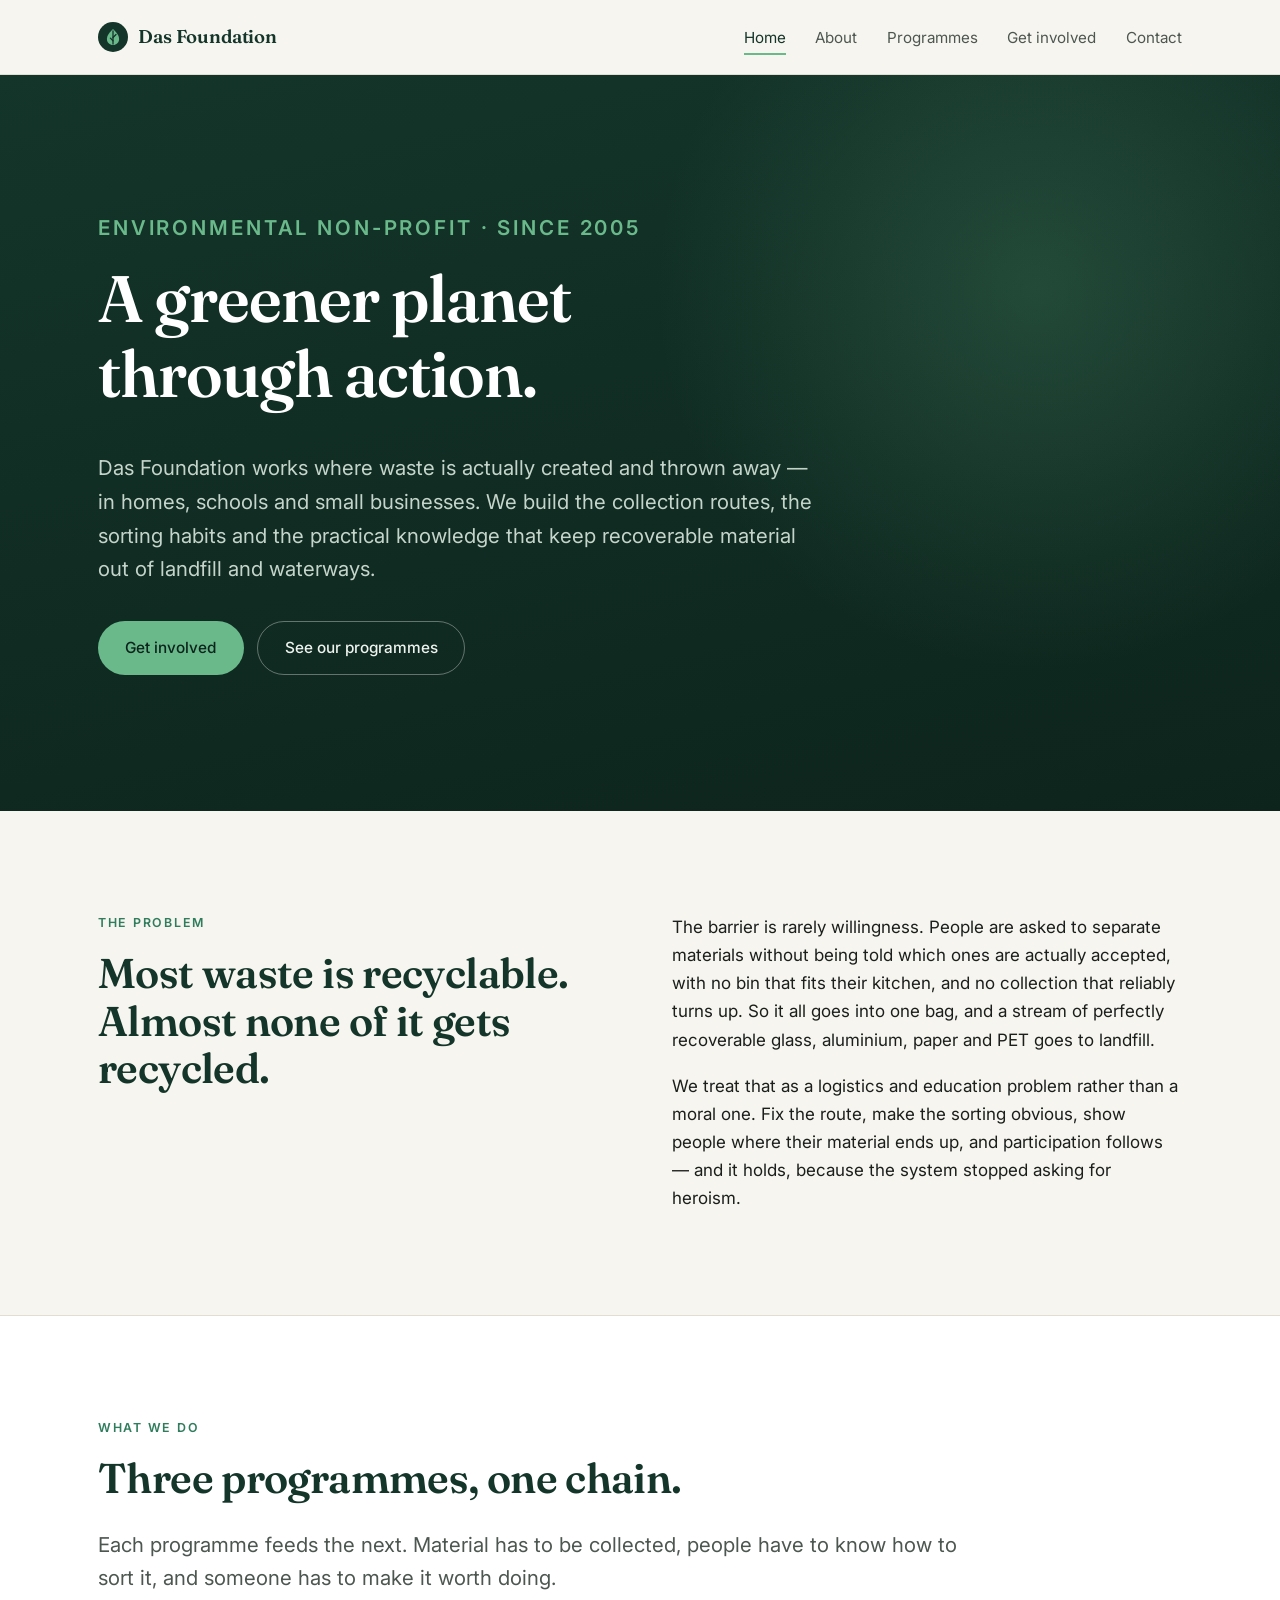
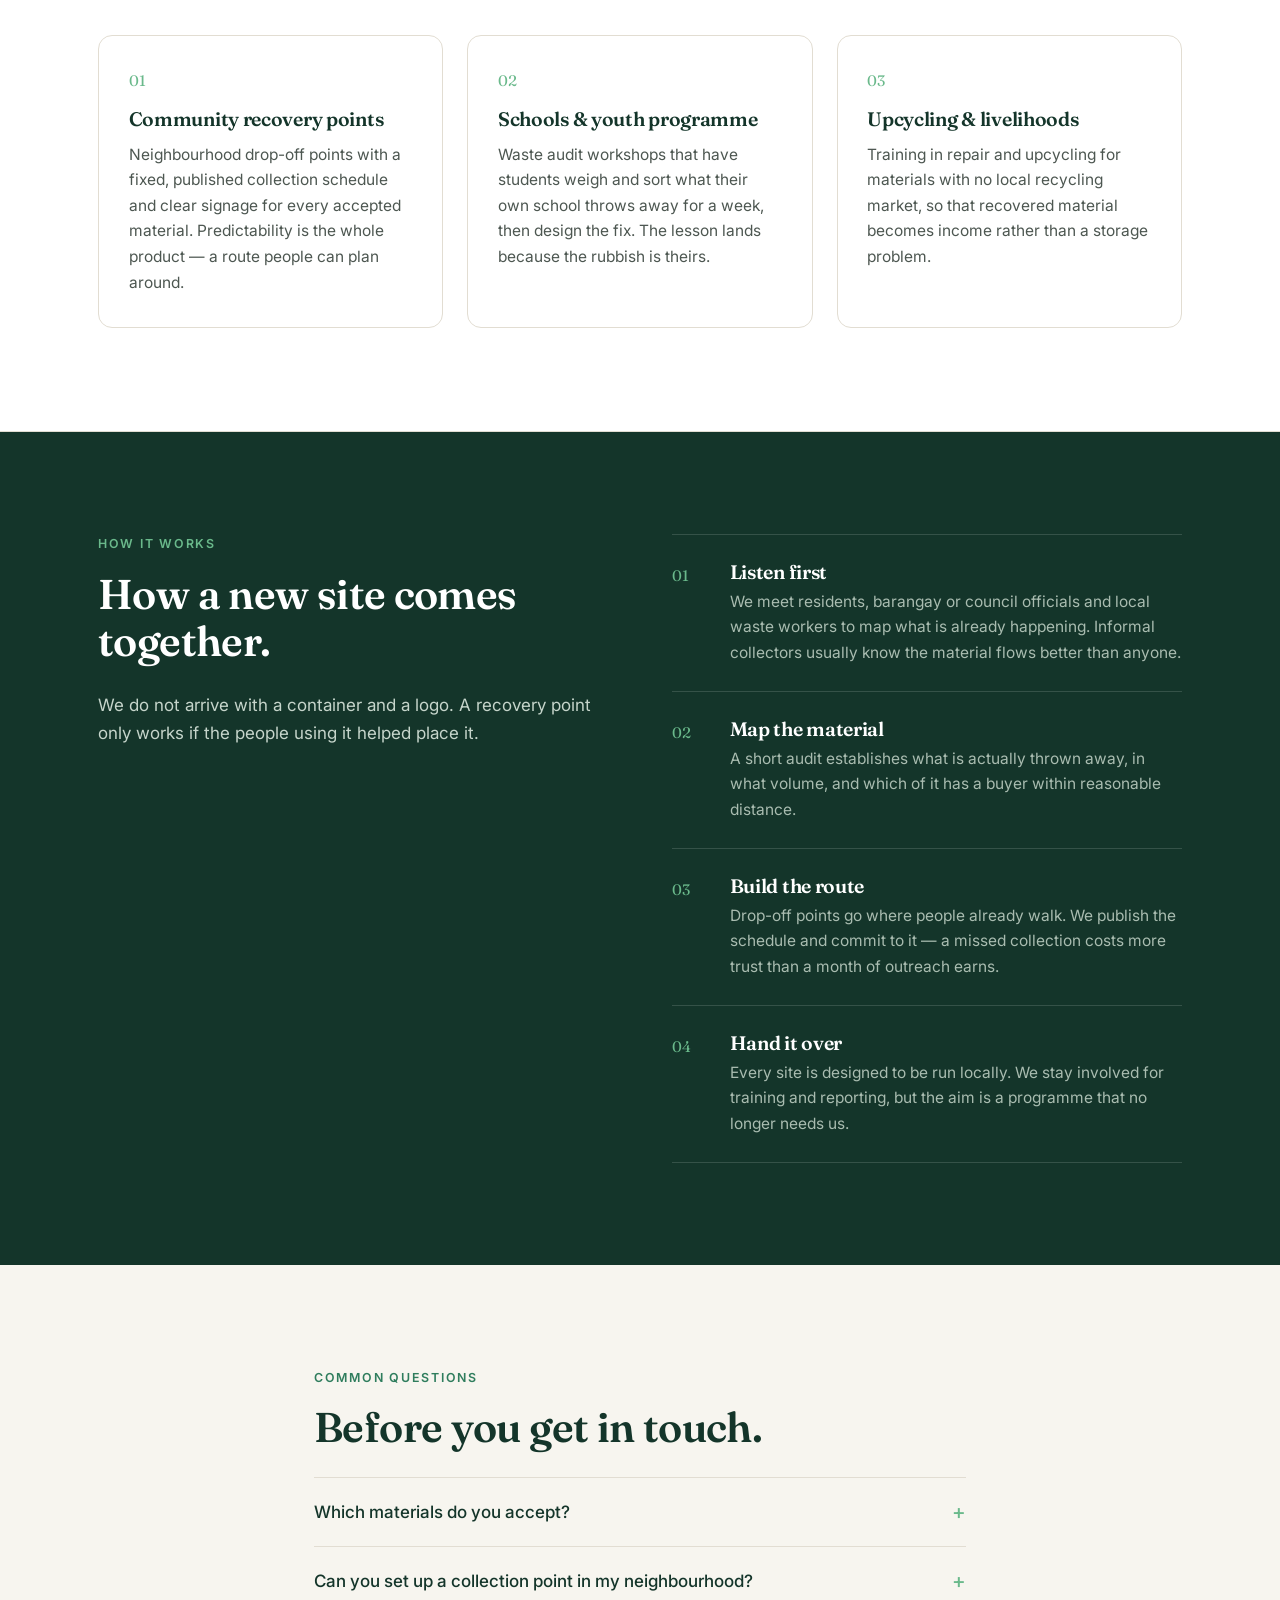
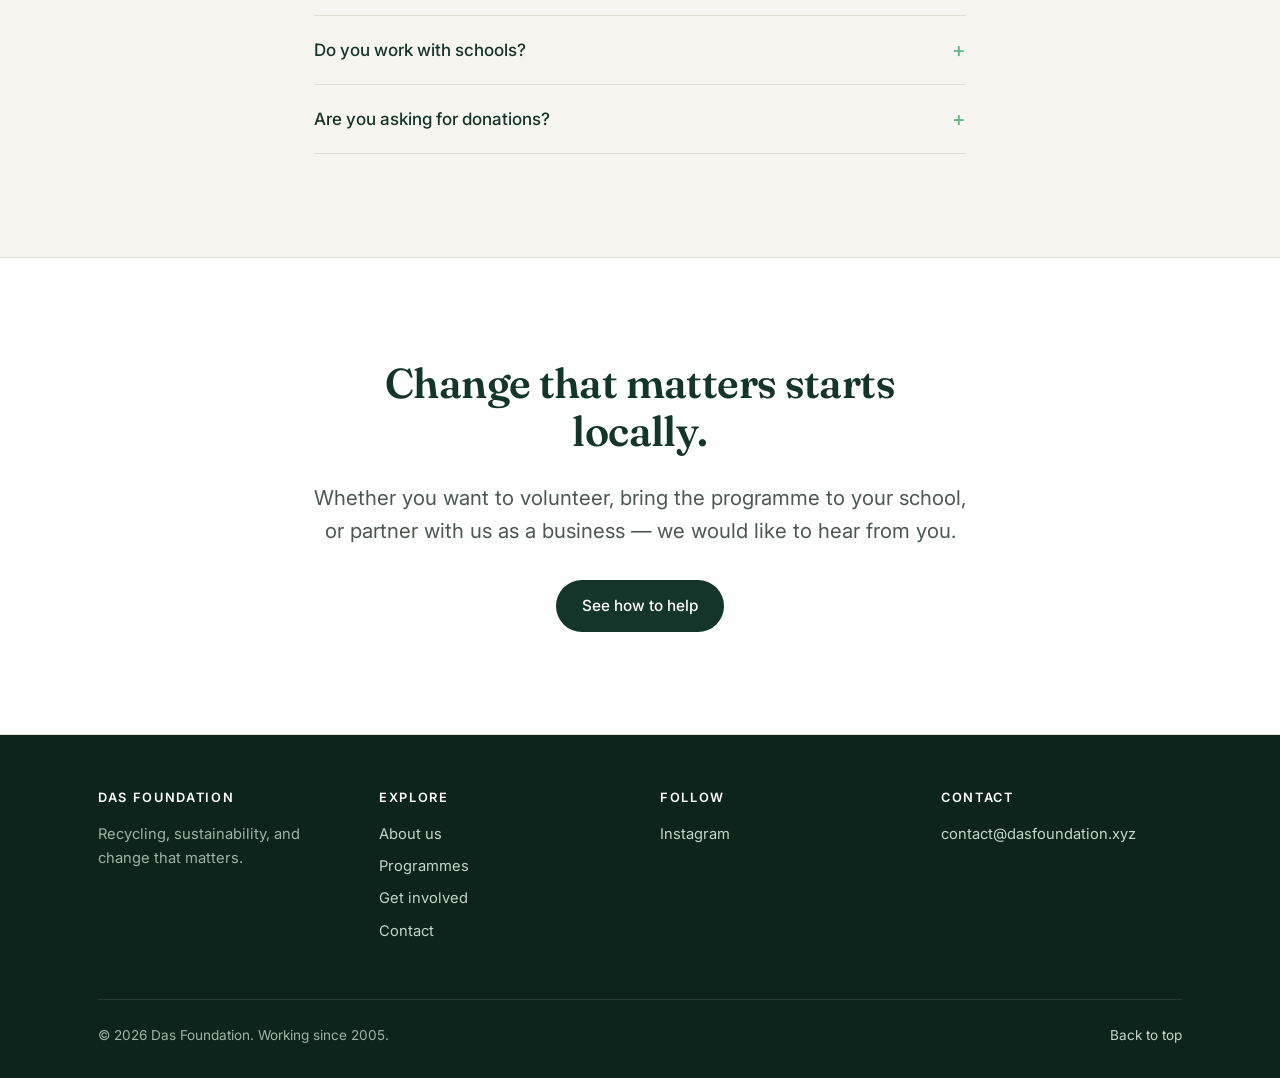
<file: index.html>
<!DOCTYPE html>
<html lang="en">
<head>
<meta charset="utf-8">
<meta name="viewport" content="width=device-width, initial-scale=1">
<title>Das Foundation — A Greener Planet Through Action</title>
<meta name="description" content="Das Foundation is an environmental non-profit working on recycling, waste recovery and sustainability education — turning everyday habits into measurable environmental change.">
<link rel="preconnect" href="https://fonts.googleapis.com">
<link rel="preconnect" href="https://fonts.gstatic.com" crossorigin>
<link href="https://fonts.googleapis.com/css2?family=Fraunces:opsz,wght@9..144,500;9..144,600&family=Inter:wght@400;500;600&display=swap" rel="stylesheet">
<link rel="stylesheet" href="styles.css">
<link rel="icon" href="assets/mark.svg" type="image/svg+xml">
<meta property="og:title" content="Das Foundation — A Greener Planet Through Action">
<meta property="og:description" content="Recycling, sustainability, and change that matters.">
<meta property="og:type" content="website">
</head>
<body>

<a class="skip-link" href="#main">Skip to content</a>

<header class="site-header">
  <div class="wrap">
    <a class="brand" href="/">
      <img class="mark" src="assets/mark.svg" alt="" width="30" height="30">
      Das Foundation
    </a>
    <button class="nav-toggle" aria-expanded="false" aria-controls="site-nav">Menu</button>
    <nav class="site-nav" id="site-nav" aria-label="Main">
      <ul>
        <li><a href="/" aria-current="page">Home</a></li>
        <li><a href="/about">About</a></li>
        <li><a href="/programmes">Programmes</a></li>
        <li><a href="/get-involved">Get involved</a></li>
        <li><a href="/contact">Contact</a></li>
      </ul>
    </nav>
  </div>
</header>

<main id="main">

  <section class="hero">
    <div class="wrap">
      <p class="eyebrow">Environmental non-profit &middot; since 2005</p>
      <h1>A greener planet through action.</h1>
      <p>Das Foundation works where waste is actually created and thrown away — in homes, schools and small businesses. We build the collection routes, the sorting habits and the practical knowledge that keep recoverable material out of landfill and waterways.</p>
      <div class="hero-actions">
        <a class="btn btn-primary" href="/get-involved">Get involved</a>
        <a class="btn btn-ghost" href="/programmes">See our programmes</a>
      </div>
    </div>
  </section>

  <section>
    <div class="wrap split">
      <div>
        <p class="eyebrow">The problem</p>
        <h2>Most waste is recyclable. Almost none of it gets recycled.</h2>
      </div>
      <div class="narrow">
        <p>The barrier is rarely willingness. People are asked to separate materials without being told which ones are actually accepted, with no bin that fits their kitchen, and no collection that reliably turns up. So it all goes into one bag, and a stream of perfectly recoverable glass, aluminium, paper and PET goes to landfill.</p>
        <p>We treat that as a logistics and education problem rather than a moral one. Fix the route, make the sorting obvious, show people where their material ends up, and participation follows — and it holds, because the system stopped asking for heroism.</p>
      </div>
    </div>
  </section>

  <section class="band">
    <div class="wrap">
      <p class="eyebrow">What we do</p>
      <h2>Three programmes, one chain.</h2>
      <p class="lede narrow" style="margin-bottom:2.5rem">Each programme feeds the next. Material has to be collected, people have to know how to sort it, and someone has to make it worth doing.</p>
      <div class="grid grid-3">
        <article class="card">
          <span class="num">01</span>
          <h3>Community recovery points</h3>
          <p>Neighbourhood drop-off points with a fixed, published collection schedule and clear signage for every accepted material. Predictability is the whole product — a route people can plan around.</p>
        </article>
        <article class="card">
          <span class="num">02</span>
          <h3>Schools &amp; youth programme</h3>
          <p>Waste audit workshops that have students weigh and sort what their own school throws away for a week, then design the fix. The lesson lands because the rubbish is theirs.</p>
        </article>
        <article class="card">
          <span class="num">03</span>
          <h3>Upcycling &amp; livelihoods</h3>
          <p>Training in repair and upcycling for materials with no local recycling market, so that recovered material becomes income rather than a storage problem.</p>
        </article>
      </div>
    </div>
  </section>

  <section class="band-dark">
    <div class="wrap split">
      <div>
        <p class="eyebrow">How it works</p>
        <h2>How a new site comes together.</h2>
        <p>We do not arrive with a container and a logo. A recovery point only works if the people using it helped place it.</p>
      </div>
      <ol class="steps">
        <li>
          <h3>Listen first</h3>
          <p>We meet residents, barangay or council officials and local waste workers to map what is already happening. Informal collectors usually know the material flows better than anyone.</p>
        </li>
        <li>
          <h3>Map the material</h3>
          <p>A short audit establishes what is actually thrown away, in what volume, and which of it has a buyer within reasonable distance.</p>
        </li>
        <li>
          <h3>Build the route</h3>
          <p>Drop-off points go where people already walk. We publish the schedule and commit to it — a missed collection costs more trust than a month of outreach earns.</p>
        </li>
        <li>
          <h3>Hand it over</h3>
          <p>Every site is designed to be run locally. We stay involved for training and reporting, but the aim is a programme that no longer needs us.</p>
        </li>
      </ol>
    </div>
  </section>

  <!--
    OPTIONAL IMPACT SECTION — intentionally left commented out.
    Fill in real, verified figures from your own records before publishing this block.
    Do not publish estimates or illustrative numbers as if they were measured results.

  <section>
    <div class="wrap">
      <p class="eyebrow">Our impact</p>
      <h2>Measured, not estimated.</h2>
      <div class="grid grid-3">
        <article class="card"><h3>[TONNES RECOVERED]</h3><p>[period covered]</p></article>
        <article class="card"><h3>[COLLECTION POINTS]</h3><p>[locations]</p></article>
        <article class="card"><h3>[PEOPLE REACHED]</h3><p>[programme]</p></article>
      </div>
    </div>
  </section>
  -->

  <section>
    <div class="wrap narrow">
      <p class="eyebrow">Common questions</p>
      <h2>Before you get in touch.</h2>

      <details>
        <summary>Which materials do you accept?</summary>
        <p>This varies by site, because it depends entirely on which processors operate nearby. Every recovery point publishes its own accepted-materials list on site. Contact us for the list covering your area.</p>
      </details>

      <details>
        <summary>Can you set up a collection point in my neighbourhood?</summary>
        <p>Possibly. The deciding factors are whether there is a local group willing to help run it and whether there is a processor within viable distance for the materials involved. Get in touch and we will walk through both with you.</p>
      </details>

      <details>
        <summary>Do you work with schools?</summary>
        <p>Yes — the schools programme is one of our three core strands. It runs as a waste audit followed by student-designed interventions, and we adapt it to the length of term and age group.</p>
      </details>

      <details>
        <summary>Are you asking for donations?</summary>
        <p>Not through this website. If you want to support the work, the most useful things you can offer are time, transport, storage space, or an introduction to a processor.</p>
      </details>
    </div>
  </section>

  <section class="band">
    <div class="wrap narrow" style="text-align:center">
      <h2>Change that matters starts locally.</h2>
      <p class="lede">Whether you want to volunteer, bring the programme to your school, or partner with us as a business — we would like to hear from you.</p>
      <p style="margin-top:2rem"><a class="btn btn-dark" href="/get-involved">See how to help</a></p>
    </div>
  </section>

</main>

<footer class="site-footer">
  <div class="wrap">
    <div class="footer-grid">
      <div class="footer-brand">
        <h4>Das Foundation</h4>
        <p>Recycling, sustainability, and change that matters.</p>
      </div>
      <div>
        <h4>Explore</h4>
        <ul>
          <li><a href="/about">About us</a></li>
          <li><a href="/programmes">Programmes</a></li>
          <li><a href="/get-involved">Get involved</a></li>
          <li><a href="/contact">Contact</a></li>
        </ul>
      </div>
      <div>
        <h4>Follow</h4>
        <ul>
          <li><a href="https://www.instagram.com/_dasfoundation/" rel="me noopener" target="_blank">Instagram</a></li>
        </ul>
      </div>
      <div>
        <h4>Contact</h4>
        <ul>
          <li><a href="mailto:contact@dasfoundation.xyz">contact@dasfoundation.xyz</a></li>
        </ul>
      </div>
    </div>
    <div class="footer-bottom">
      <span>&copy; <span data-year>2026</span> Das Foundation. Working since 2005.</span>
      <span><a href="#main">Back to top</a></span>
    </div>
  </div>
</footer>

<script src="main.js"></script>
</body>
</html>
</file>
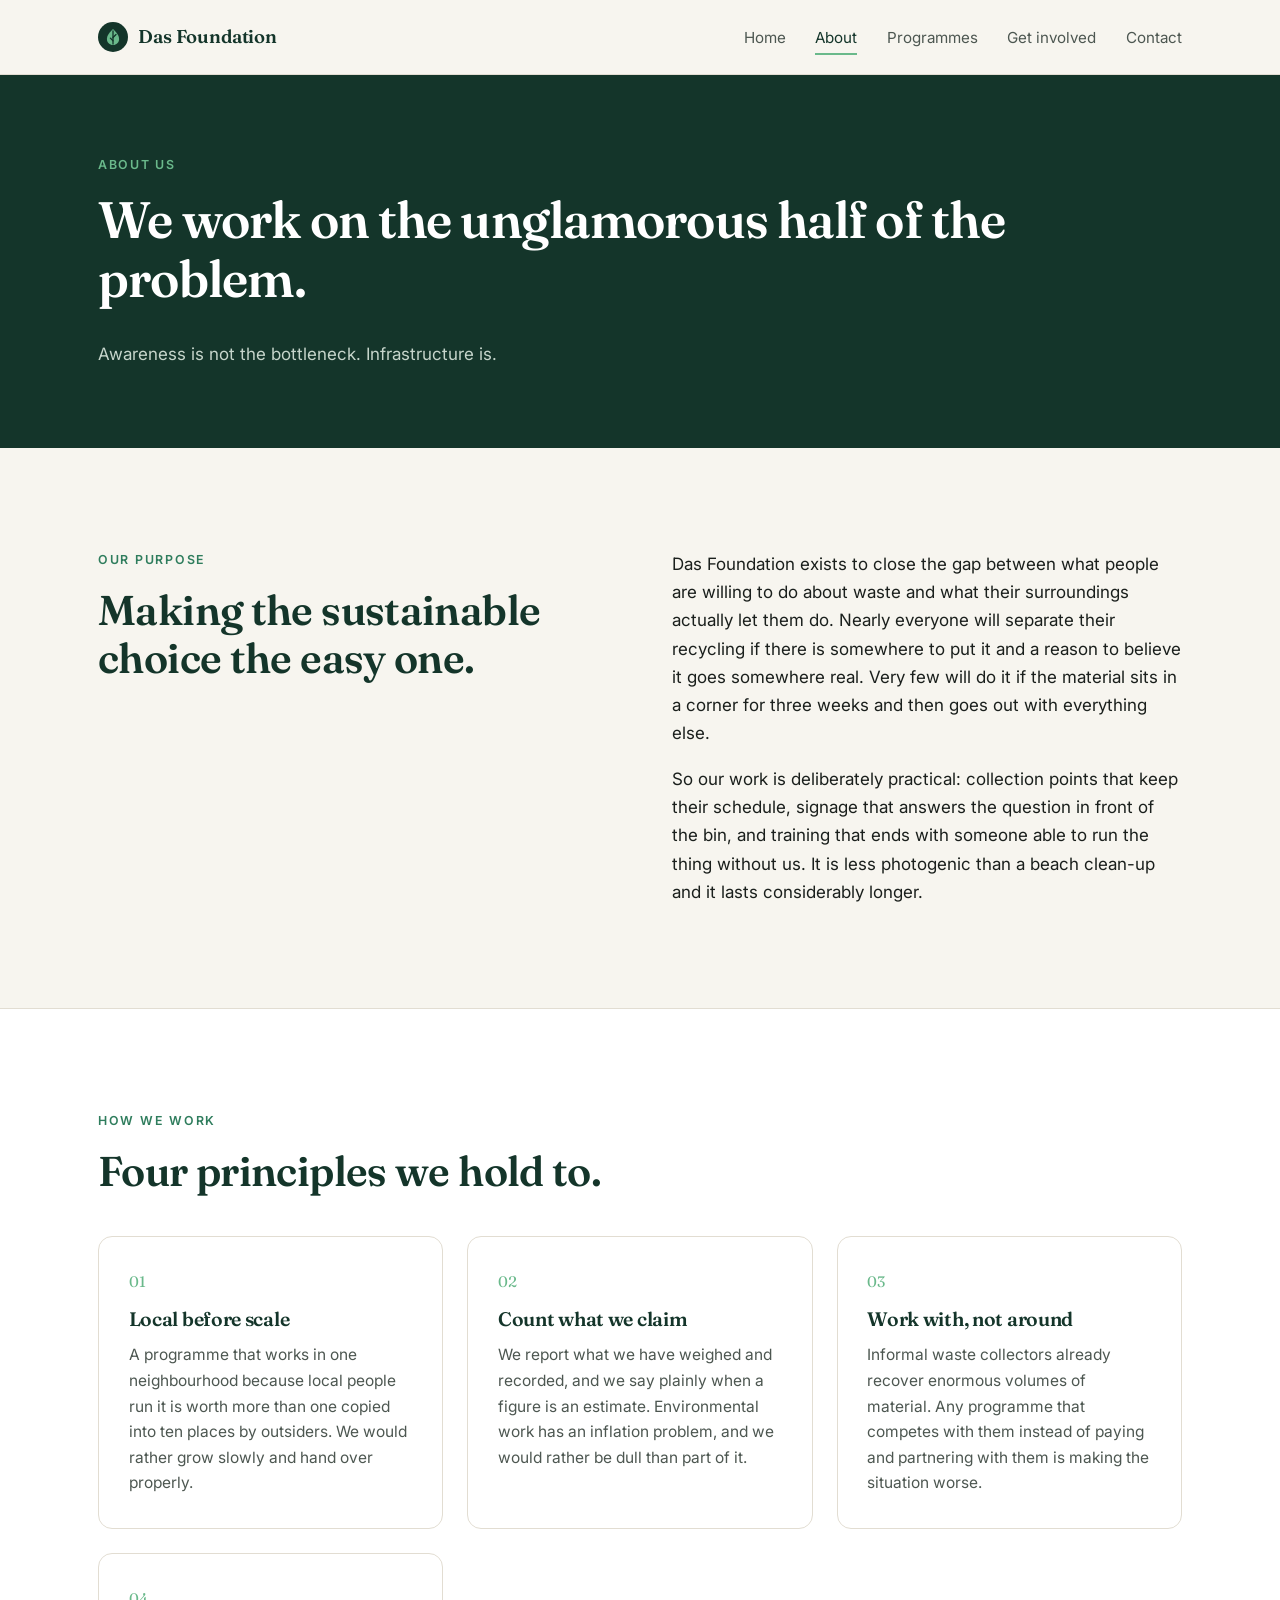
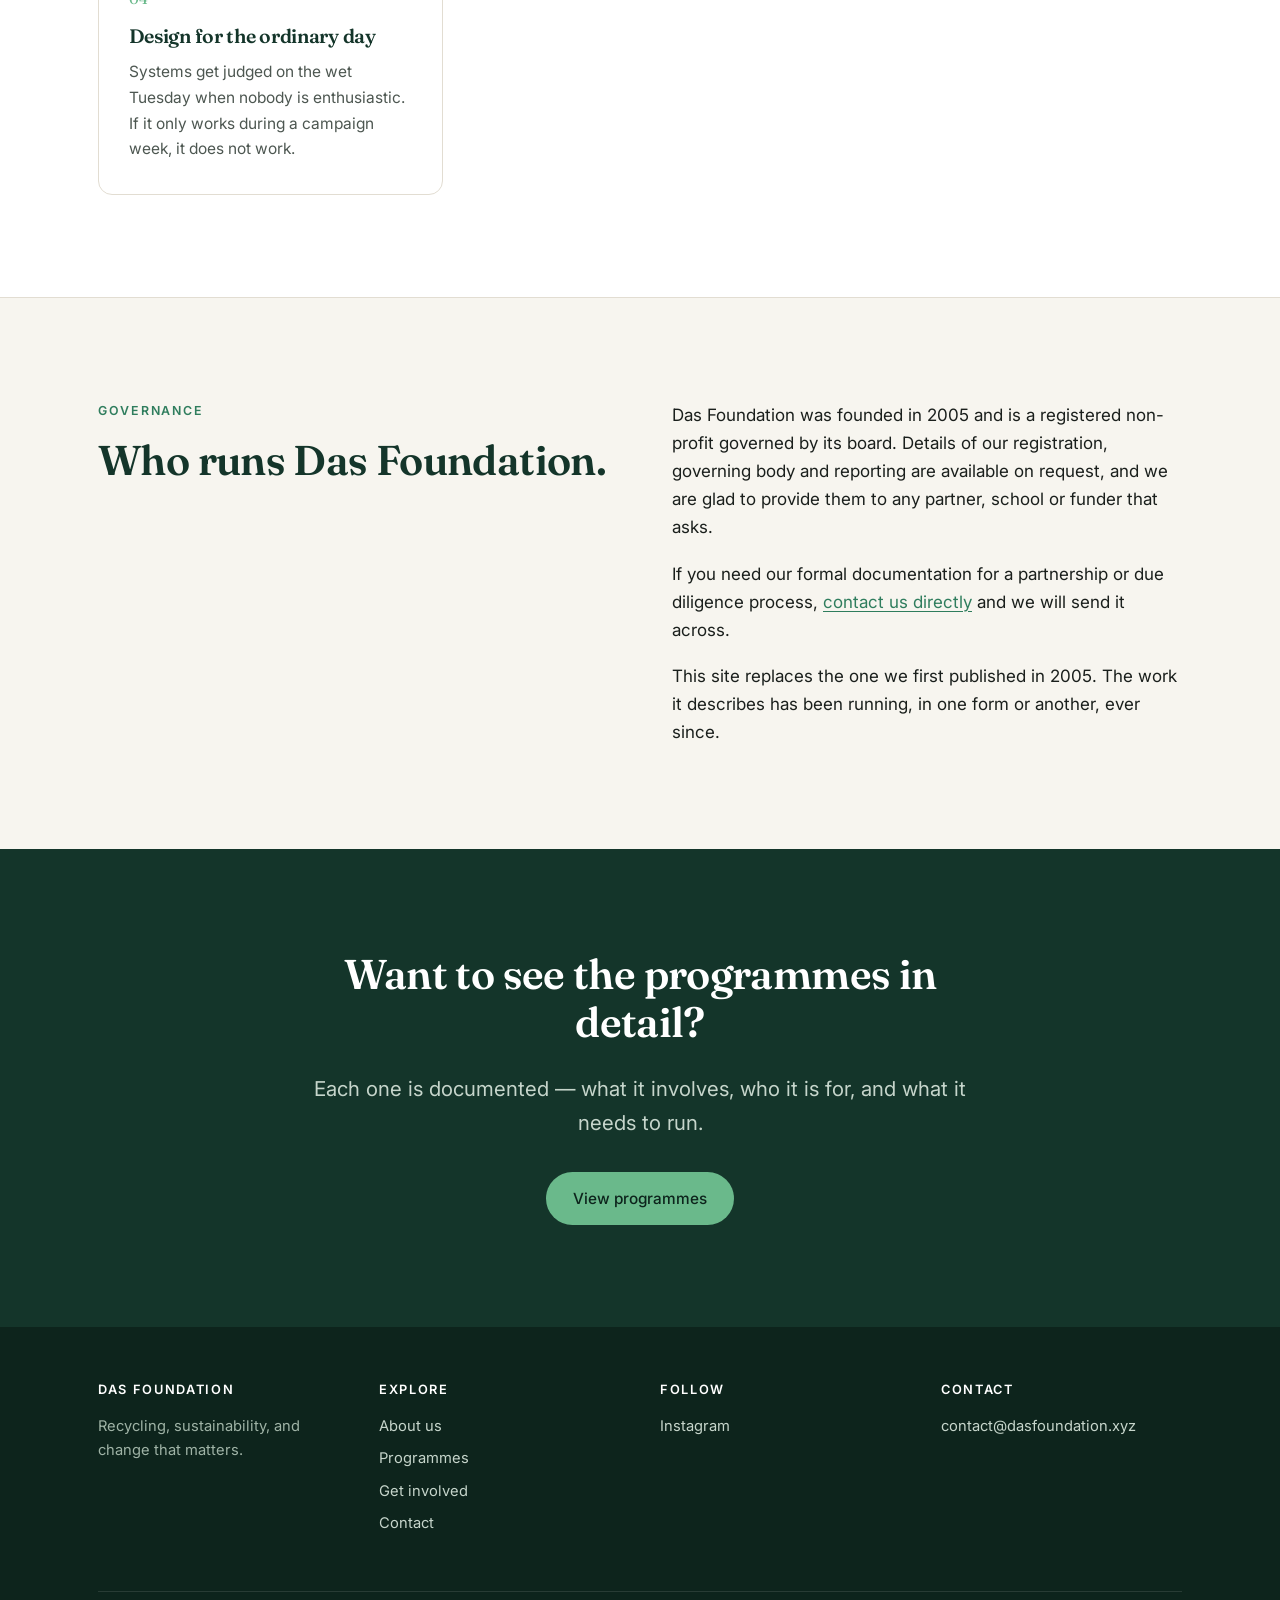
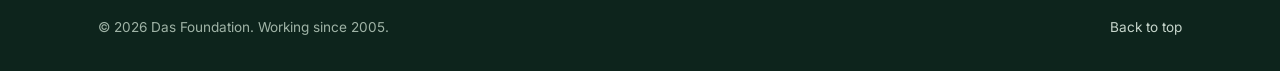
<file: about.html>
<!DOCTYPE html>
<html lang="en">
<head>
<meta charset="utf-8">
<meta name="viewport" content="width=device-width, initial-scale=1">
<title>About — Das Foundation</title>
<meta name="description" content="Who we are, how we work, and the principles behind Das Foundation's recycling and sustainability programmes.">
<link rel="preconnect" href="https://fonts.googleapis.com">
<link rel="preconnect" href="https://fonts.gstatic.com" crossorigin>
<link href="https://fonts.googleapis.com/css2?family=Fraunces:opsz,wght@9..144,500;9..144,600&family=Inter:wght@400;500;600&display=swap" rel="stylesheet">
<link rel="stylesheet" href="styles.css">
<link rel="icon" href="assets/mark.svg" type="image/svg+xml">
</head>
<body>

<a class="skip-link" href="#main">Skip to content</a>

<header class="site-header">
  <div class="wrap">
    <a class="brand" href="/">
      <img class="mark" src="assets/mark.svg" alt="" width="30" height="30">
      Das Foundation
    </a>
    <button class="nav-toggle" aria-expanded="false" aria-controls="site-nav">Menu</button>
    <nav class="site-nav" id="site-nav" aria-label="Main">
      <ul>
        <li><a href="/">Home</a></li>
        <li><a href="/about" aria-current="page">About</a></li>
        <li><a href="/programmes">Programmes</a></li>
        <li><a href="/get-involved">Get involved</a></li>
        <li><a href="/contact">Contact</a></li>
      </ul>
    </nav>
  </div>
</header>

<main id="main">

  <section class="page-head">
    <div class="wrap">
      <p class="eyebrow">About us</p>
      <h1>We work on the unglamorous half of the problem.</h1>
      <p>Awareness is not the bottleneck. Infrastructure is.</p>
    </div>
  </section>

  <section>
    <div class="wrap split">
      <div>
        <p class="eyebrow">Our purpose</p>
        <h2>Making the sustainable choice the easy one.</h2>
      </div>
      <div class="narrow">
        <p>Das Foundation exists to close the gap between what people are willing to do about waste and what their surroundings actually let them do. Nearly everyone will separate their recycling if there is somewhere to put it and a reason to believe it goes somewhere real. Very few will do it if the material sits in a corner for three weeks and then goes out with everything else.</p>
        <p>So our work is deliberately practical: collection points that keep their schedule, signage that answers the question in front of the bin, and training that ends with someone able to run the thing without us. It is less photogenic than a beach clean-up and it lasts considerably longer.</p>
      </div>
    </div>
  </section>

  <section class="band">
    <div class="wrap">
      <p class="eyebrow">How we work</p>
      <h2>Four principles we hold to.</h2>
      <div class="grid grid-2" style="margin-top:2.5rem">
        <article class="card">
          <span class="num">01</span>
          <h3>Local before scale</h3>
          <p>A programme that works in one neighbourhood because local people run it is worth more than one copied into ten places by outsiders. We would rather grow slowly and hand over properly.</p>
        </article>
        <article class="card">
          <span class="num">02</span>
          <h3>Count what we claim</h3>
          <p>We report what we have weighed and recorded, and we say plainly when a figure is an estimate. Environmental work has an inflation problem, and we would rather be dull than part of it.</p>
        </article>
        <article class="card">
          <span class="num">03</span>
          <h3>Work with, not around</h3>
          <p>Informal waste collectors already recover enormous volumes of material. Any programme that competes with them instead of paying and partnering with them is making the situation worse.</p>
        </article>
        <article class="card">
          <span class="num">04</span>
          <h3>Design for the ordinary day</h3>
          <p>Systems get judged on the wet Tuesday when nobody is enthusiastic. If it only works during a campaign week, it does not work.</p>
        </article>
      </div>
    </div>
  </section>

  <section>
    <div class="wrap split">
      <div>
        <p class="eyebrow">Governance</p>
        <h2>Who runs Das Foundation.</h2>
      </div>
      <div class="narrow">
        <!--
          Optional additions here: names and roles of your board or trustees, and a link
          to your most recent annual or financial report if you publish one.
          Leave them out entirely rather than filling in placeholder people.
        -->
        <p>Das Foundation was founded in 2005 and is a registered non-profit governed by its board. Details of our registration, governing body and reporting are available on request, and we are glad to provide them to any partner, school or funder that asks.</p>
        <p>If you need our formal documentation for a partnership or due diligence process, <a href="/contact">contact us directly</a> and we will send it across.</p>
        <p>This site replaces the one we first published in 2005. The work it describes has been running, in one form or another, ever since.</p>
      </div>
    </div>
  </section>

  <section class="band-dark">
    <div class="wrap narrow" style="text-align:center">
      <h2>Want to see the programmes in detail?</h2>
      <p class="lede">Each one is documented — what it involves, who it is for, and what it needs to run.</p>
      <p style="margin-top:2rem"><a class="btn btn-primary" href="/programmes">View programmes</a></p>
    </div>
  </section>

</main>

<footer class="site-footer">
  <div class="wrap">
    <div class="footer-grid">
      <div class="footer-brand">
        <h4>Das Foundation</h4>
        <p>Recycling, sustainability, and change that matters.</p>
      </div>
      <div>
        <h4>Explore</h4>
        <ul>
          <li><a href="/about">About us</a></li>
          <li><a href="/programmes">Programmes</a></li>
          <li><a href="/get-involved">Get involved</a></li>
          <li><a href="/contact">Contact</a></li>
        </ul>
      </div>
      <div>
        <h4>Follow</h4>
        <ul>
          <li><a href="https://www.instagram.com/_dasfoundation/" rel="me noopener" target="_blank">Instagram</a></li>
        </ul>
      </div>
      <div>
        <h4>Contact</h4>
        <ul>
          <li><a href="mailto:contact@dasfoundation.xyz">contact@dasfoundation.xyz</a></li>
        </ul>
      </div>
    </div>
    <div class="footer-bottom">
      <span>&copy; <span data-year>2026</span> Das Foundation. Working since 2005.</span>
      <span><a href="#main">Back to top</a></span>
    </div>
  </div>
</footer>

<script src="main.js"></script>
</body>
</html>
</file>
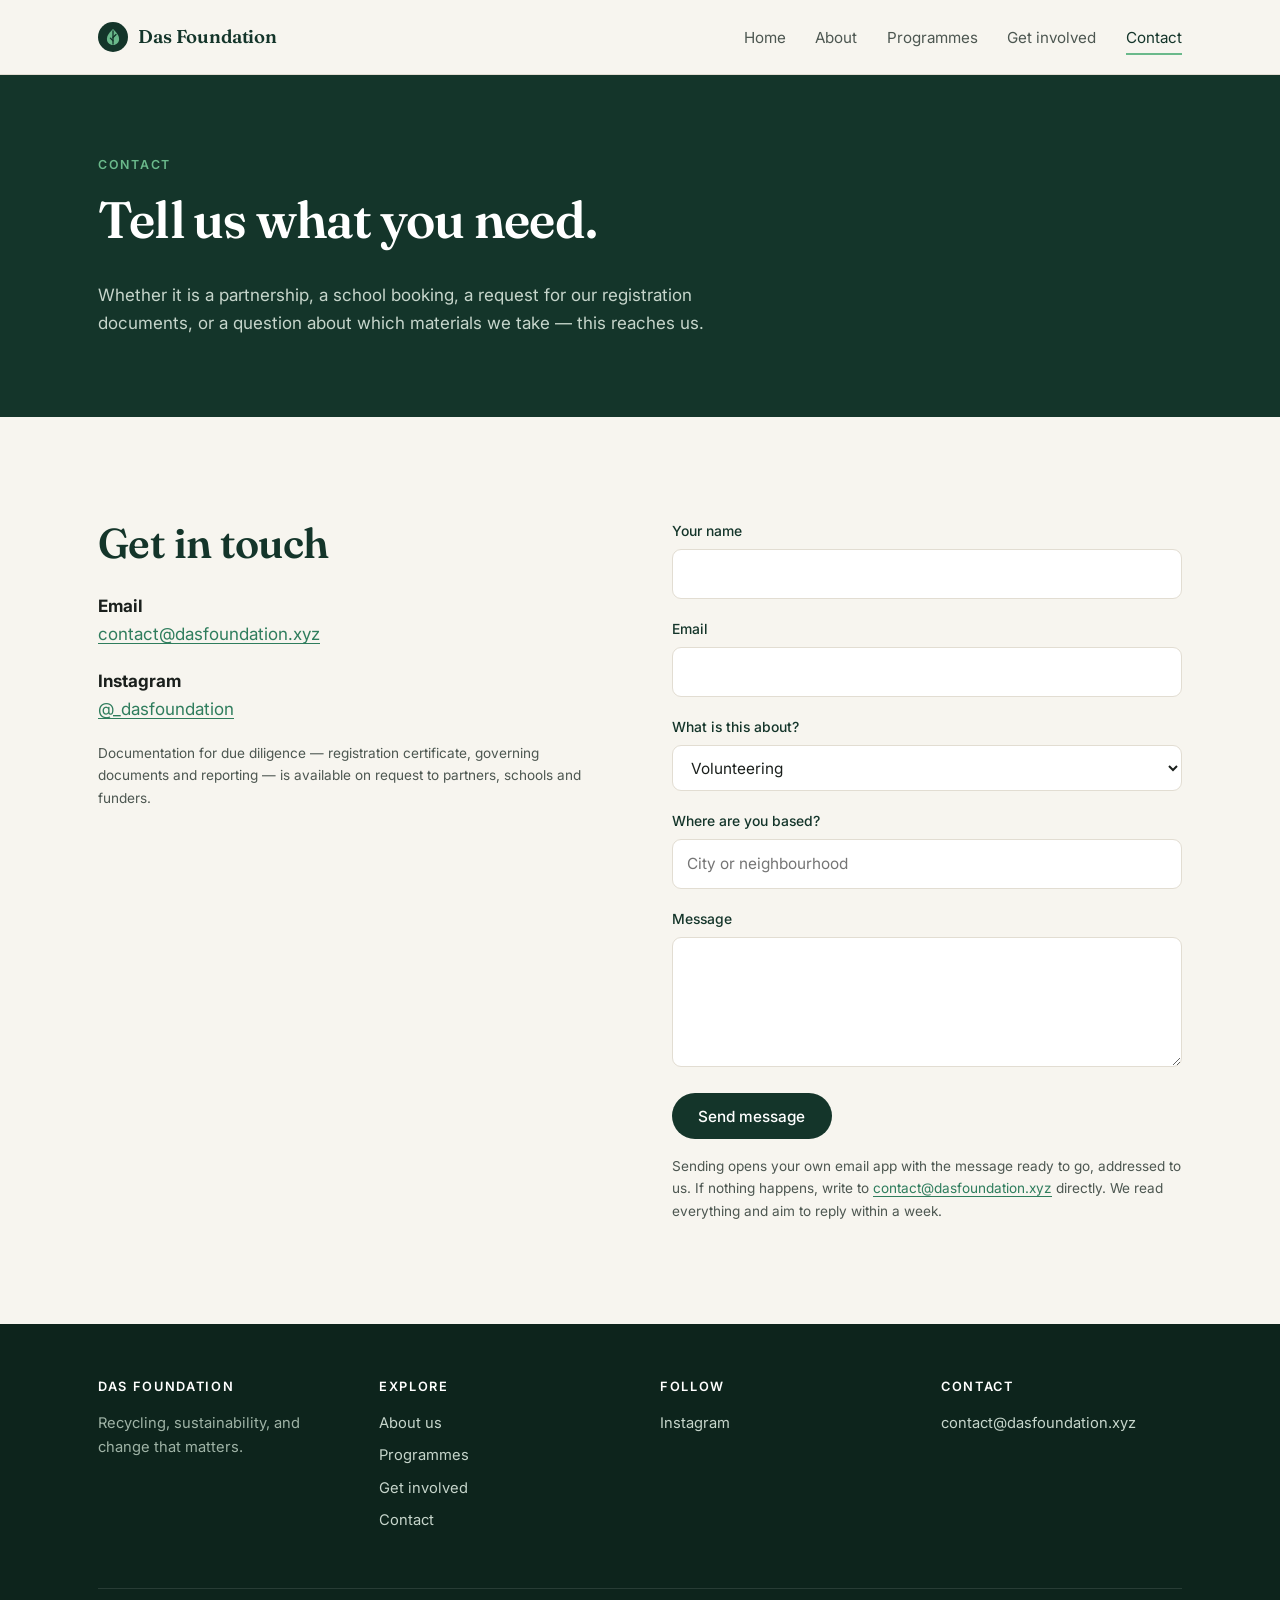
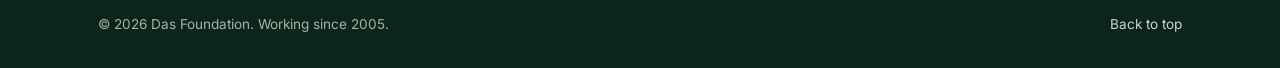
<file: contact.html>
<!DOCTYPE html>
<html lang="en">
<head>
<meta charset="utf-8">
<meta name="viewport" content="width=device-width, initial-scale=1">
<title>Contact — Das Foundation</title>
<meta name="description" content="Get in touch with Das Foundation about volunteering, schools programmes, partnerships or hosting a community recovery point.">
<link rel="preconnect" href="https://fonts.googleapis.com">
<link rel="preconnect" href="https://fonts.gstatic.com" crossorigin>
<link href="https://fonts.googleapis.com/css2?family=Fraunces:opsz,wght@9..144,500;9..144,600&family=Inter:wght@400;500;600&display=swap" rel="stylesheet">
<link rel="stylesheet" href="styles.css">
<link rel="icon" href="assets/mark.svg" type="image/svg+xml">
</head>
<body>

<a class="skip-link" href="#main">Skip to content</a>

<header class="site-header">
  <div class="wrap">
    <a class="brand" href="/">
      <img class="mark" src="assets/mark.svg" alt="" width="30" height="30">
      Das Foundation
    </a>
    <button class="nav-toggle" aria-expanded="false" aria-controls="site-nav">Menu</button>
    <nav class="site-nav" id="site-nav" aria-label="Main">
      <ul>
        <li><a href="/">Home</a></li>
        <li><a href="/about">About</a></li>
        <li><a href="/programmes">Programmes</a></li>
        <li><a href="/get-involved">Get involved</a></li>
        <li><a href="/contact" aria-current="page">Contact</a></li>
      </ul>
    </nav>
  </div>
</header>

<main id="main">

  <section class="page-head">
    <div class="wrap">
      <p class="eyebrow">Contact</p>
      <h1>Tell us what you need.</h1>
      <p>Whether it is a partnership, a school booking, a request for our registration documents, or a question about which materials we take — this reaches us.</p>
    </div>
  </section>

  <section>
    <div class="wrap split">

      <div>
        <h2>Get in touch</h2>
        <p><strong>Email</strong><br><a href="mailto:contact@dasfoundation.xyz">contact@dasfoundation.xyz</a></p>
        <p><strong>Instagram</strong><br><a href="https://www.instagram.com/_dasfoundation/" rel="me noopener" target="_blank">@_dasfoundation</a></p>
        <p class="form-note">Documentation for due diligence — registration certificate, governing documents and reporting — is available on request to partners, schools and funders.</p>
      </div>

      <div>
        <form action="mailto:contact@dasfoundation.xyz" method="post" enctype="text/plain" data-mailto-form="mailto:contact@dasfoundation.xyz">
          <label class="field">
            <span>Your name</span>
            <input type="text" name="name" autocomplete="name" required>
          </label>
          <label class="field">
            <span>Email</span>
            <input type="email" name="email" autocomplete="email" required>
          </label>
          <label class="field">
            <span>What is this about?</span>
            <select name="topic">
              <option>Volunteering</option>
              <option>Schools programme</option>
              <option>Business partnership</option>
              <option>Hosting a recovery point</option>
              <option>Documentation request</option>
              <option>Something else</option>
            </select>
          </label>
          <label class="field">
            <span>Where are you based?</span>
            <input type="text" name="location" placeholder="City or neighbourhood">
          </label>
          <label class="field">
            <span>Message</span>
            <textarea name="message" required></textarea>
          </label>
          <button class="btn btn-dark" type="submit">Send message</button>
          <p class="form-note">Sending opens your own email app with the message ready to go, addressed to us. If nothing happens, write to <a href="mailto:contact@dasfoundation.xyz">contact@dasfoundation.xyz</a> directly. We read everything and aim to reply within a week.</p>
        </form>
      </div>

    </div>
  </section>

</main>

<footer class="site-footer">
  <div class="wrap">
    <div class="footer-grid">
      <div class="footer-brand">
        <h4>Das Foundation</h4>
        <p>Recycling, sustainability, and change that matters.</p>
      </div>
      <div>
        <h4>Explore</h4>
        <ul>
          <li><a href="/about">About us</a></li>
          <li><a href="/programmes">Programmes</a></li>
          <li><a href="/get-involved">Get involved</a></li>
          <li><a href="/contact">Contact</a></li>
        </ul>
      </div>
      <div>
        <h4>Follow</h4>
        <ul>
          <li><a href="https://www.instagram.com/_dasfoundation/" rel="me noopener" target="_blank">Instagram</a></li>
        </ul>
      </div>
      <div>
        <h4>Contact</h4>
        <ul>
          <li><a href="mailto:contact@dasfoundation.xyz">contact@dasfoundation.xyz</a></li>
        </ul>
      </div>
    </div>
    <div class="footer-bottom">
      <span>&copy; <span data-year>2026</span> Das Foundation. Working since 2005.</span>
      <span><a href="#main">Back to top</a></span>
    </div>
  </div>
</footer>

<script src="main.js"></script>
</body>
</html>
</file>
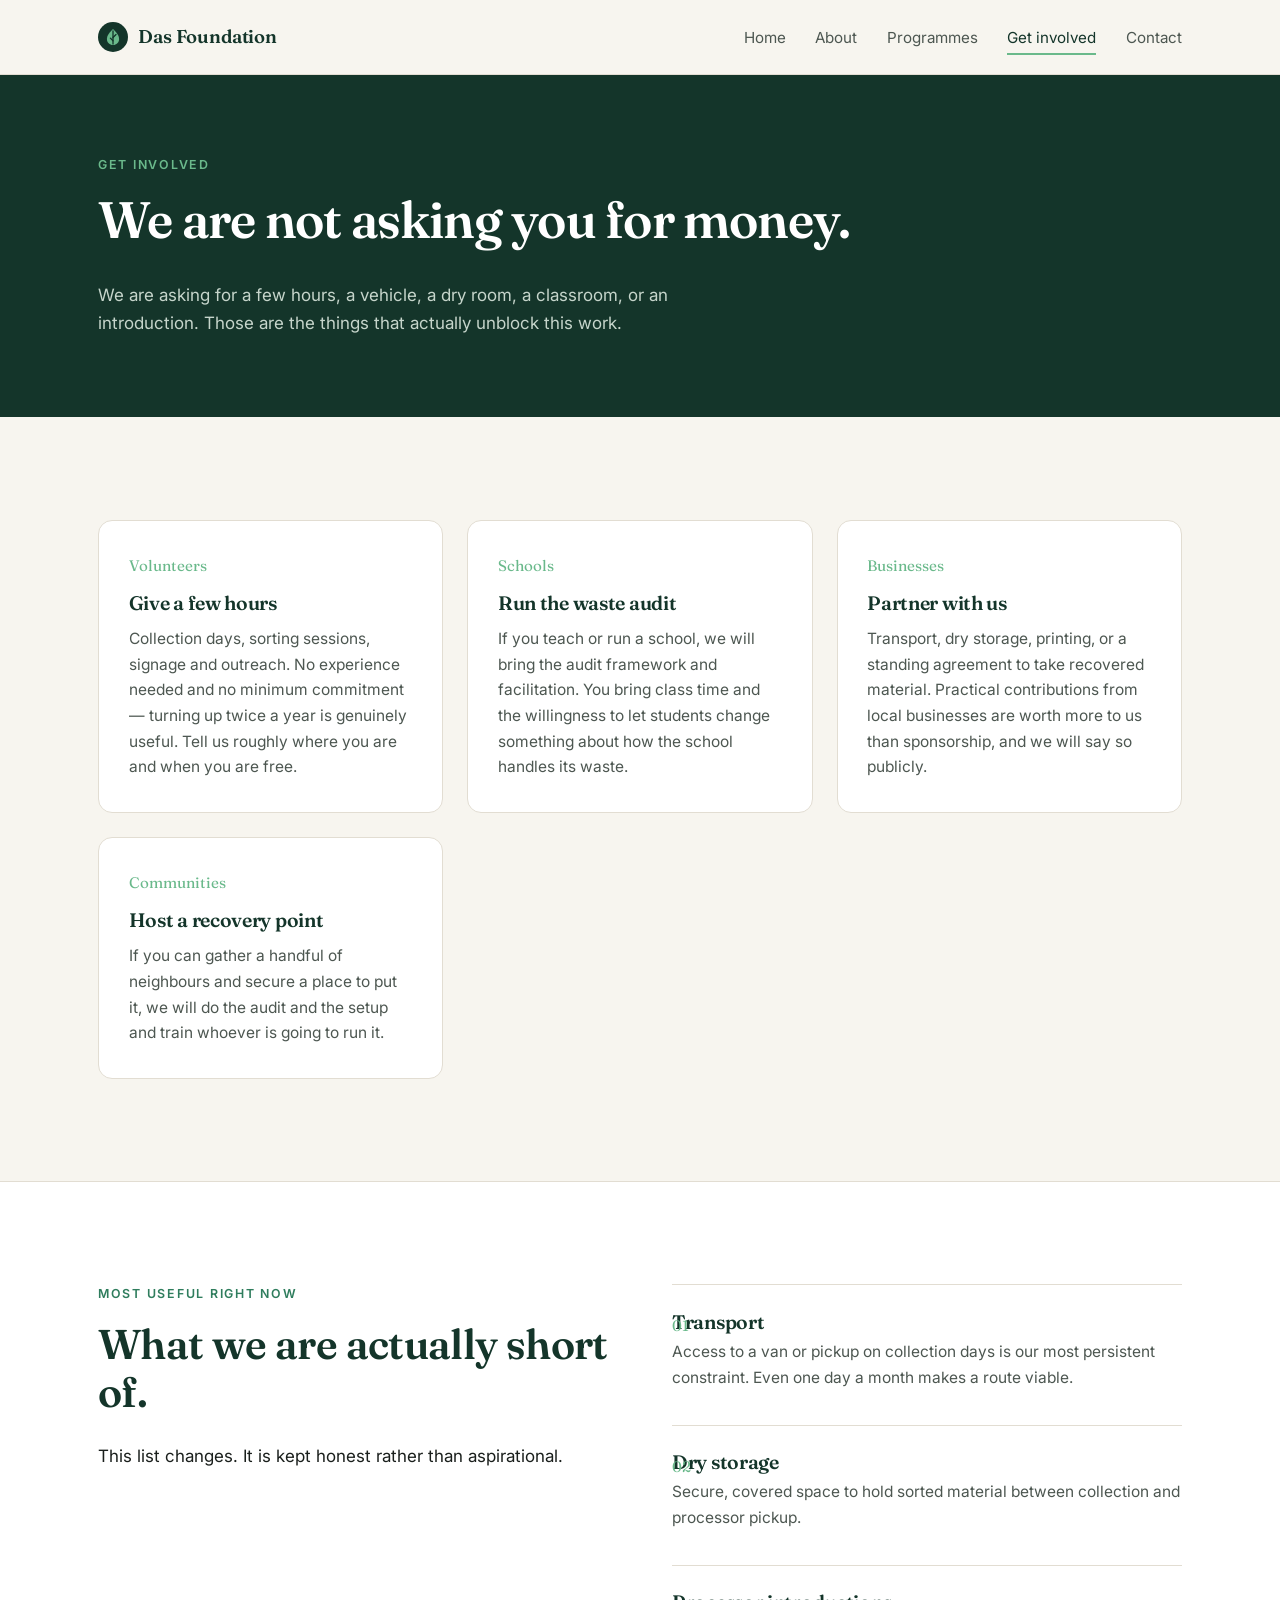
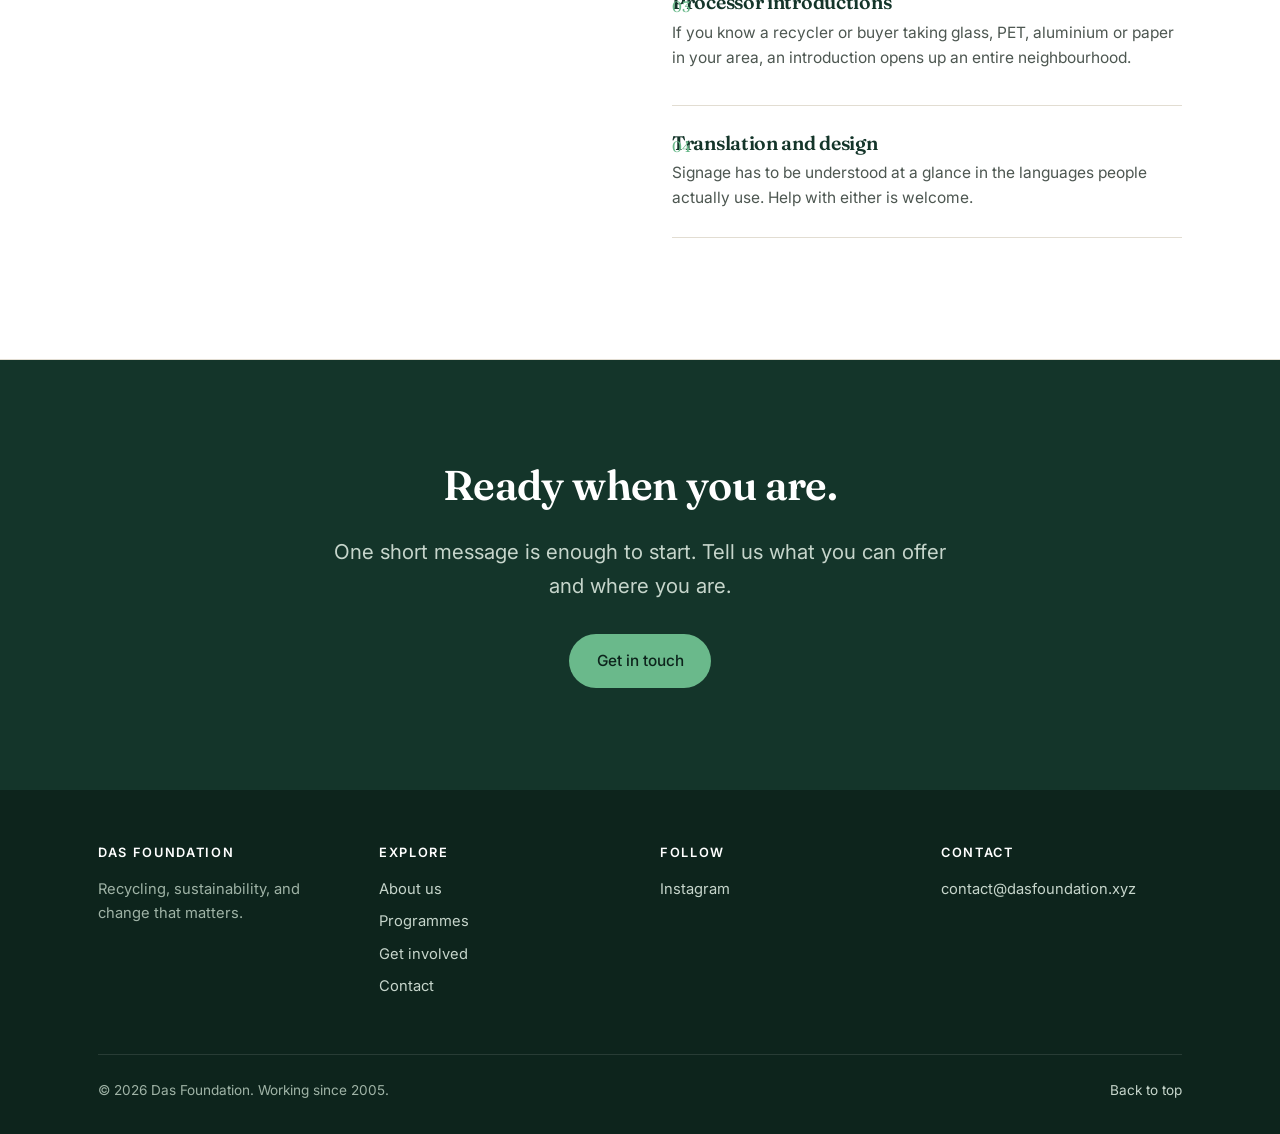
<file: get-involved.html>
<!DOCTYPE html>
<html lang="en">
<head>
<meta charset="utf-8">
<meta name="viewport" content="width=device-width, initial-scale=1">
<title>Get involved — Das Foundation</title>
<meta name="description" content="Volunteer, bring a programme to your school, partner as a business, or offer transport and storage. Practical ways to support Das Foundation.">
<link rel="preconnect" href="https://fonts.googleapis.com">
<link rel="preconnect" href="https://fonts.gstatic.com" crossorigin>
<link href="https://fonts.googleapis.com/css2?family=Fraunces:opsz,wght@9..144,500;9..144,600&family=Inter:wght@400;500;600&display=swap" rel="stylesheet">
<link rel="stylesheet" href="styles.css">
<link rel="icon" href="assets/mark.svg" type="image/svg+xml">
</head>
<body>

<a class="skip-link" href="#main">Skip to content</a>

<header class="site-header">
  <div class="wrap">
    <a class="brand" href="/">
      <img class="mark" src="assets/mark.svg" alt="" width="30" height="30">
      Das Foundation
    </a>
    <button class="nav-toggle" aria-expanded="false" aria-controls="site-nav">Menu</button>
    <nav class="site-nav" id="site-nav" aria-label="Main">
      <ul>
        <li><a href="/">Home</a></li>
        <li><a href="/about">About</a></li>
        <li><a href="/programmes">Programmes</a></li>
        <li><a href="/get-involved" aria-current="page">Get involved</a></li>
        <li><a href="/contact">Contact</a></li>
      </ul>
    </nav>
  </div>
</header>

<main id="main">

  <section class="page-head">
    <div class="wrap">
      <p class="eyebrow">Get involved</p>
      <h1>We are not asking you for money.</h1>
      <p>We are asking for a few hours, a vehicle, a dry room, a classroom, or an introduction. Those are the things that actually unblock this work.</p>
    </div>
  </section>

  <section>
    <div class="wrap">
      <div class="grid grid-2">
        <article class="card">
          <span class="num">Volunteers</span>
          <h3>Give a few hours</h3>
          <p>Collection days, sorting sessions, signage and outreach. No experience needed and no minimum commitment — turning up twice a year is genuinely useful. Tell us roughly where you are and when you are free.</p>
        </article>
        <article class="card">
          <span class="num">Schools</span>
          <h3>Run the waste audit</h3>
          <p>If you teach or run a school, we will bring the audit framework and facilitation. You bring class time and the willingness to let students change something about how the school handles its waste.</p>
        </article>
        <article class="card">
          <span class="num">Businesses</span>
          <h3>Partner with us</h3>
          <p>Transport, dry storage, printing, or a standing agreement to take recovered material. Practical contributions from local businesses are worth more to us than sponsorship, and we will say so publicly.</p>
        </article>
        <article class="card">
          <span class="num">Communities</span>
          <h3>Host a recovery point</h3>
          <p>If you can gather a handful of neighbours and secure a place to put it, we will do the audit and the setup and train whoever is going to run it.</p>
        </article>
      </div>
    </div>
  </section>

  <section class="band">
    <div class="wrap split">
      <div>
        <p class="eyebrow">Most useful right now</p>
        <h2>What we are actually short of.</h2>
        <p>This list changes. It is kept honest rather than aspirational.</p>
      </div>
      <div class="narrow">
        <!--
          TODO — KEEP THIS LIST CURRENT.
          Edit these to reflect what your organisation genuinely needs this month.
          A specific, current ask converts far better than a generic one.
        -->
        <ul class="steps" style="counter-reset:none">
          <li style="padding-left:0">
            <h3>Transport</h3>
            <p>Access to a van or pickup on collection days is our most persistent constraint. Even one day a month makes a route viable.</p>
          </li>
          <li style="padding-left:0">
            <h3>Dry storage</h3>
            <p>Secure, covered space to hold sorted material between collection and processor pickup.</p>
          </li>
          <li style="padding-left:0">
            <h3>Processor introductions</h3>
            <p>If you know a recycler or buyer taking glass, PET, aluminium or paper in your area, an introduction opens up an entire neighbourhood.</p>
          </li>
          <li style="padding-left:0">
            <h3>Translation and design</h3>
            <p>Signage has to be understood at a glance in the languages people actually use. Help with either is welcome.</p>
          </li>
        </ul>
      </div>
    </div>
  </section>

  <section class="band-dark">
    <div class="wrap narrow" style="text-align:center">
      <h2>Ready when you are.</h2>
      <p class="lede">One short message is enough to start. Tell us what you can offer and where you are.</p>
      <p style="margin-top:2rem"><a class="btn btn-primary" href="/contact">Get in touch</a></p>
    </div>
  </section>

</main>

<footer class="site-footer">
  <div class="wrap">
    <div class="footer-grid">
      <div class="footer-brand">
        <h4>Das Foundation</h4>
        <p>Recycling, sustainability, and change that matters.</p>
      </div>
      <div>
        <h4>Explore</h4>
        <ul>
          <li><a href="/about">About us</a></li>
          <li><a href="/programmes">Programmes</a></li>
          <li><a href="/get-involved">Get involved</a></li>
          <li><a href="/contact">Contact</a></li>
        </ul>
      </div>
      <div>
        <h4>Follow</h4>
        <ul>
          <li><a href="https://www.instagram.com/_dasfoundation/" rel="me noopener" target="_blank">Instagram</a></li>
        </ul>
      </div>
      <div>
        <h4>Contact</h4>
        <ul>
          <li><a href="mailto:contact@dasfoundation.xyz">contact@dasfoundation.xyz</a></li>
        </ul>
      </div>
    </div>
    <div class="footer-bottom">
      <span>&copy; <span data-year>2026</span> Das Foundation. Working since 2005.</span>
      <span><a href="#main">Back to top</a></span>
    </div>
  </div>
</footer>

<script src="main.js"></script>
</body>
</html>
</file>
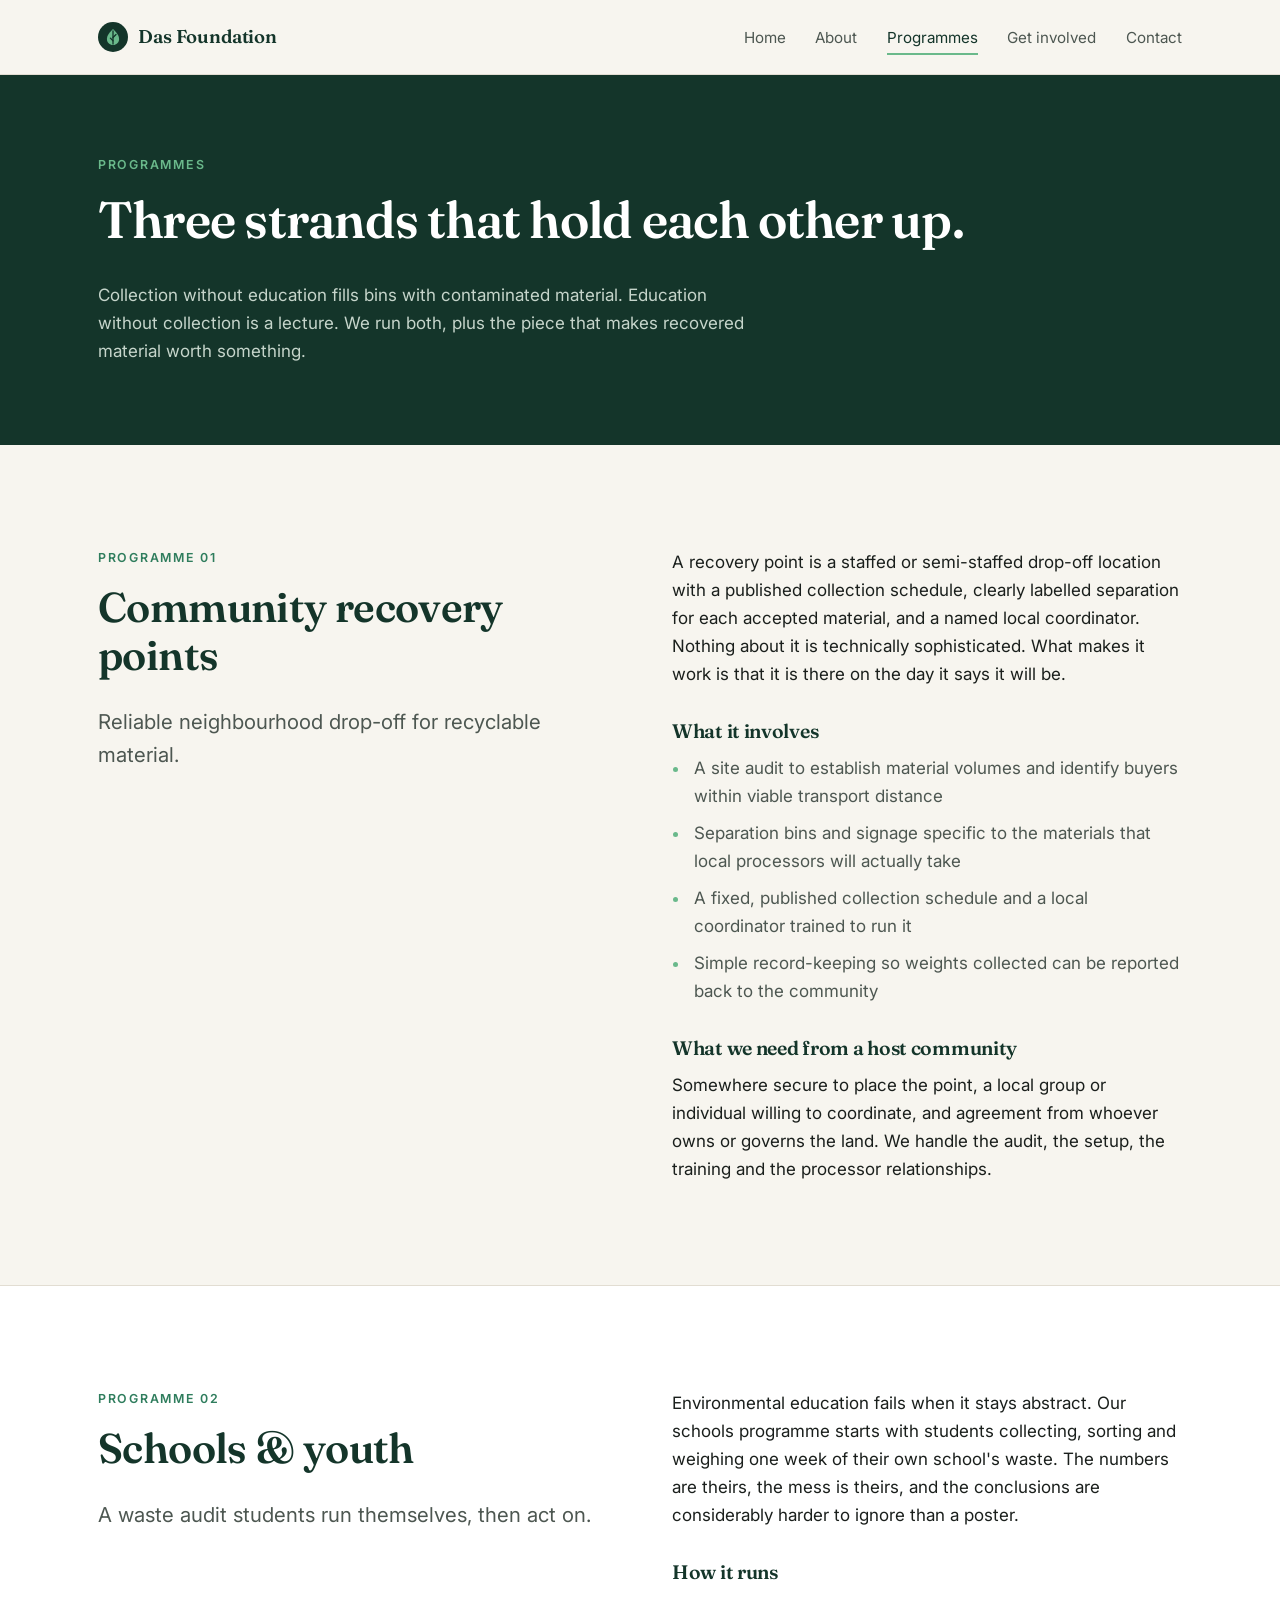
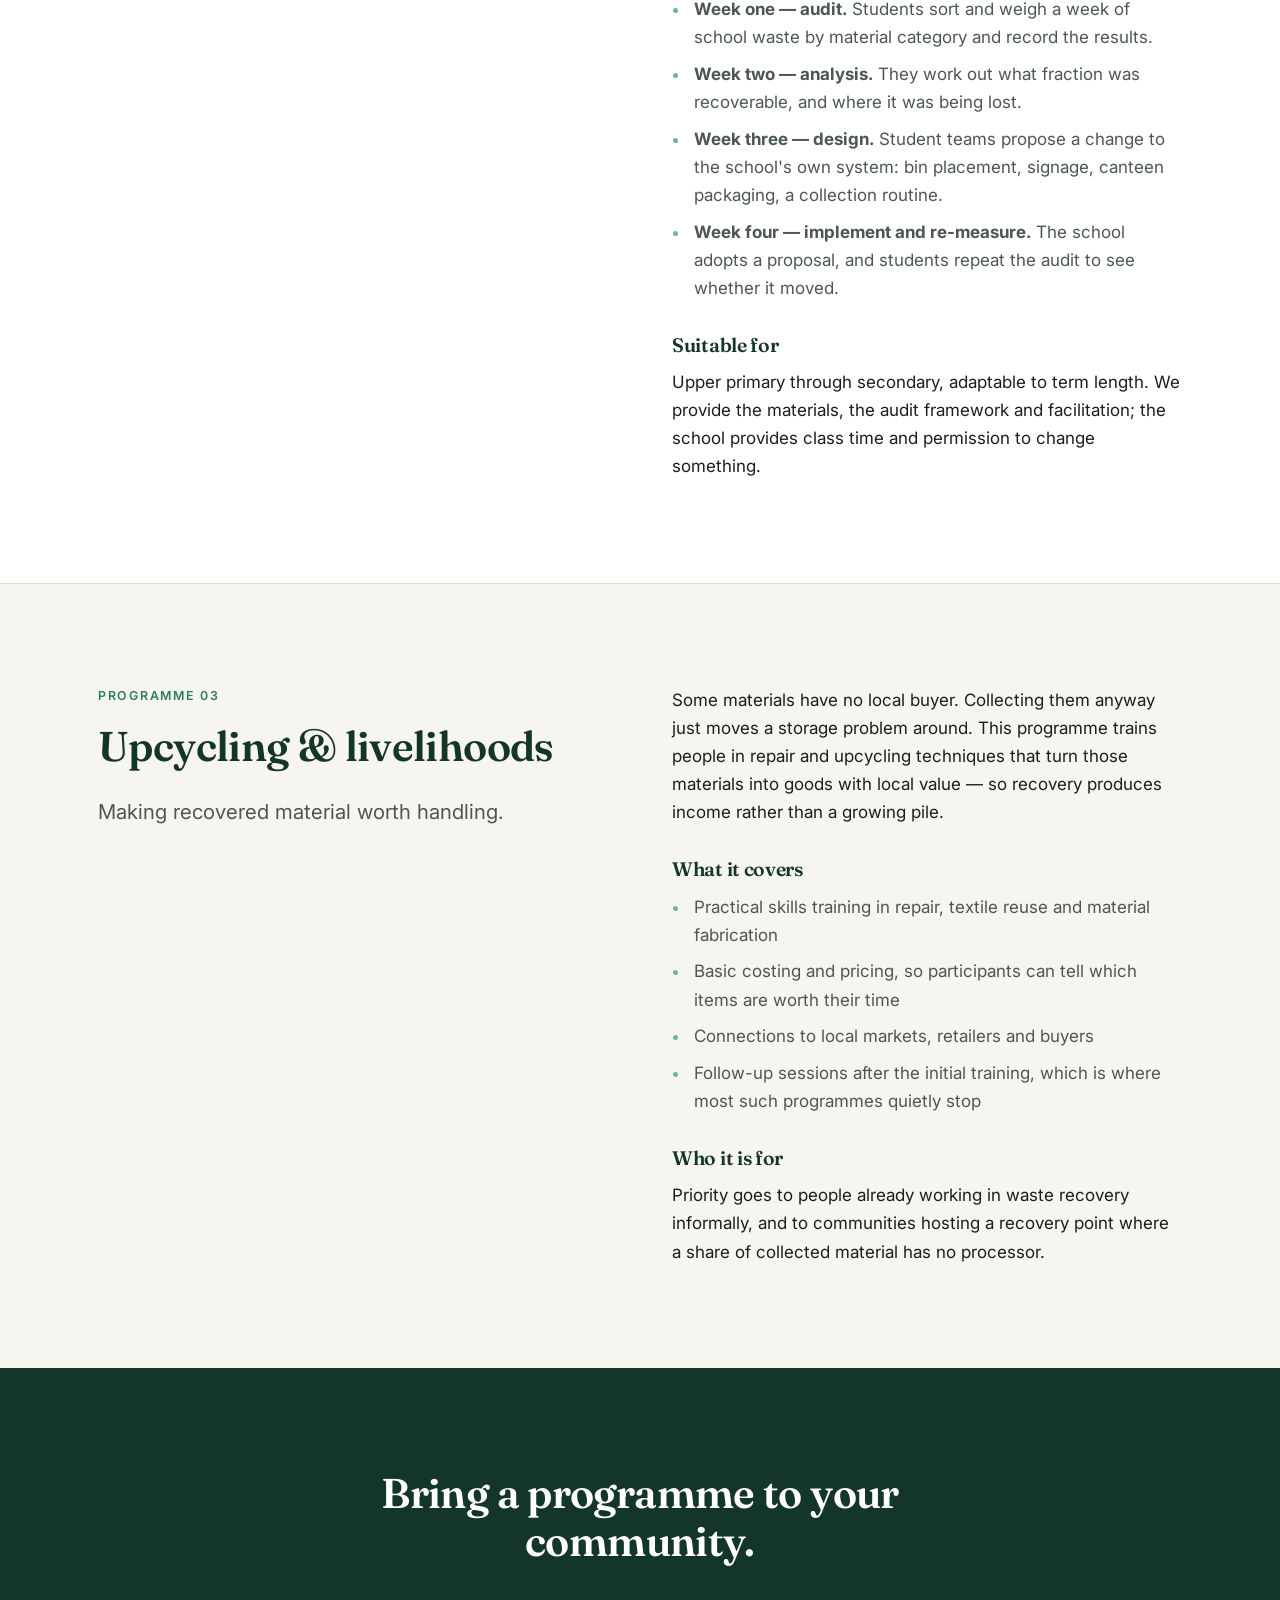
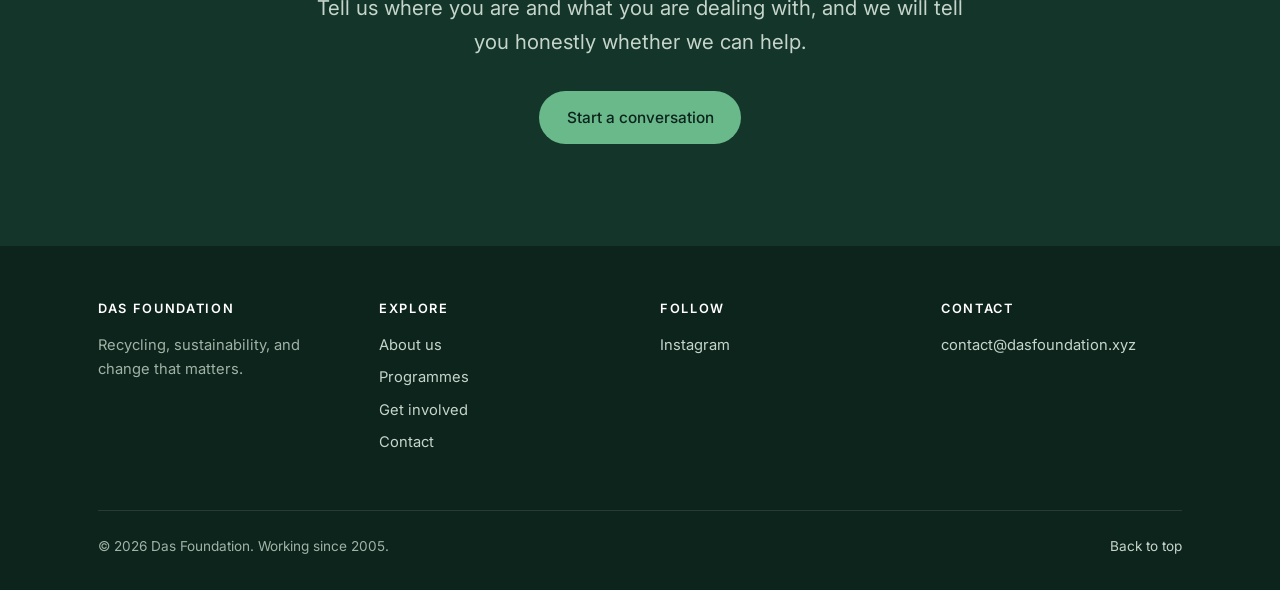
<file: programmes.html>
<!DOCTYPE html>
<html lang="en">
<head>
<meta charset="utf-8">
<meta name="viewport" content="width=device-width, initial-scale=1">
<title>Programmes — Das Foundation</title>
<meta name="description" content="Community recovery points, schools waste-audit workshops, and upcycling livelihoods training from Das Foundation.">
<link rel="preconnect" href="https://fonts.googleapis.com">
<link rel="preconnect" href="https://fonts.gstatic.com" crossorigin>
<link href="https://fonts.googleapis.com/css2?family=Fraunces:opsz,wght@9..144,500;9..144,600&family=Inter:wght@400;500;600&display=swap" rel="stylesheet">
<link rel="stylesheet" href="styles.css">
<link rel="icon" href="assets/mark.svg" type="image/svg+xml">
</head>
<body>

<a class="skip-link" href="#main">Skip to content</a>

<header class="site-header">
  <div class="wrap">
    <a class="brand" href="/">
      <img class="mark" src="assets/mark.svg" alt="" width="30" height="30">
      Das Foundation
    </a>
    <button class="nav-toggle" aria-expanded="false" aria-controls="site-nav">Menu</button>
    <nav class="site-nav" id="site-nav" aria-label="Main">
      <ul>
        <li><a href="/">Home</a></li>
        <li><a href="/about">About</a></li>
        <li><a href="/programmes" aria-current="page">Programmes</a></li>
        <li><a href="/get-involved">Get involved</a></li>
        <li><a href="/contact">Contact</a></li>
      </ul>
    </nav>
  </div>
</header>

<main id="main">

  <section class="page-head">
    <div class="wrap">
      <p class="eyebrow">Programmes</p>
      <h1>Three strands that hold each other up.</h1>
      <p>Collection without education fills bins with contaminated material. Education without collection is a lecture. We run both, plus the piece that makes recovered material worth something.</p>
    </div>
  </section>

  <section>
    <div class="wrap split" id="recovery-points">
      <div>
        <p class="eyebrow">Programme 01</p>
        <h2>Community recovery points</h2>
        <p class="lede">Reliable neighbourhood drop-off for recyclable material.</p>
      </div>
      <div class="narrow">
        <p>A recovery point is a staffed or semi-staffed drop-off location with a published collection schedule, clearly labelled separation for each accepted material, and a named local coordinator. Nothing about it is technically sophisticated. What makes it work is that it is there on the day it says it will be.</p>
        <h3>What it involves</h3>
        <ul>
          <li>A site audit to establish material volumes and identify buyers within viable transport distance</li>
          <li>Separation bins and signage specific to the materials that local processors will actually take</li>
          <li>A fixed, published collection schedule and a local coordinator trained to run it</li>
          <li>Simple record-keeping so weights collected can be reported back to the community</li>
        </ul>
        <h3>What we need from a host community</h3>
        <p>Somewhere secure to place the point, a local group or individual willing to coordinate, and agreement from whoever owns or governs the land. We handle the audit, the setup, the training and the processor relationships.</p>
      </div>
    </div>
  </section>

  <section class="band">
    <div class="wrap split" id="schools">
      <div>
        <p class="eyebrow">Programme 02</p>
        <h2>Schools &amp; youth</h2>
        <p class="lede">A waste audit students run themselves, then act on.</p>
      </div>
      <div class="narrow">
        <p>Environmental education fails when it stays abstract. Our schools programme starts with students collecting, sorting and weighing one week of their own school's waste. The numbers are theirs, the mess is theirs, and the conclusions are considerably harder to ignore than a poster.</p>
        <h3>How it runs</h3>
        <ul>
          <li><strong>Week one — audit.</strong> Students sort and weigh a week of school waste by material category and record the results.</li>
          <li><strong>Week two — analysis.</strong> They work out what fraction was recoverable, and where it was being lost.</li>
          <li><strong>Week three — design.</strong> Student teams propose a change to the school's own system: bin placement, signage, canteen packaging, a collection routine.</li>
          <li><strong>Week four — implement and re-measure.</strong> The school adopts a proposal, and students repeat the audit to see whether it moved.</li>
        </ul>
        <h3>Suitable for</h3>
        <p>Upper primary through secondary, adaptable to term length. We provide the materials, the audit framework and facilitation; the school provides class time and permission to change something.</p>
      </div>
    </div>
  </section>

  <section>
    <div class="wrap split" id="upcycling">
      <div>
        <p class="eyebrow">Programme 03</p>
        <h2>Upcycling &amp; livelihoods</h2>
        <p class="lede">Making recovered material worth handling.</p>
      </div>
      <div class="narrow">
        <p>Some materials have no local buyer. Collecting them anyway just moves a storage problem around. This programme trains people in repair and upcycling techniques that turn those materials into goods with local value — so recovery produces income rather than a growing pile.</p>
        <h3>What it covers</h3>
        <ul>
          <li>Practical skills training in repair, textile reuse and material fabrication</li>
          <li>Basic costing and pricing, so participants can tell which items are worth their time</li>
          <li>Connections to local markets, retailers and buyers</li>
          <li>Follow-up sessions after the initial training, which is where most such programmes quietly stop</li>
        </ul>
        <h3>Who it is for</h3>
        <p>Priority goes to people already working in waste recovery informally, and to communities hosting a recovery point where a share of collected material has no processor.</p>
      </div>
    </div>
  </section>

  <section class="band-dark">
    <div class="wrap narrow" style="text-align:center">
      <h2>Bring a programme to your community.</h2>
      <p class="lede">Tell us where you are and what you are dealing with, and we will tell you honestly whether we can help.</p>
      <p style="margin-top:2rem"><a class="btn btn-primary" href="/contact">Start a conversation</a></p>
    </div>
  </section>

</main>

<footer class="site-footer">
  <div class="wrap">
    <div class="footer-grid">
      <div class="footer-brand">
        <h4>Das Foundation</h4>
        <p>Recycling, sustainability, and change that matters.</p>
      </div>
      <div>
        <h4>Explore</h4>
        <ul>
          <li><a href="/about">About us</a></li>
          <li><a href="/programmes">Programmes</a></li>
          <li><a href="/get-involved">Get involved</a></li>
          <li><a href="/contact">Contact</a></li>
        </ul>
      </div>
      <div>
        <h4>Follow</h4>
        <ul>
          <li><a href="https://www.instagram.com/_dasfoundation/" rel="me noopener" target="_blank">Instagram</a></li>
        </ul>
      </div>
      <div>
        <h4>Contact</h4>
        <ul>
          <li><a href="mailto:contact@dasfoundation.xyz">contact@dasfoundation.xyz</a></li>
        </ul>
      </div>
    </div>
    <div class="footer-bottom">
      <span>&copy; <span data-year>2026</span> Das Foundation. Working since 2005.</span>
      <span><a href="#main">Back to top</a></span>
    </div>
  </div>
</footer>

<script src="main.js"></script>
</body>
</html>
</file>
<file: styles.css>
/* Das Foundation — stylesheet */

:root {
  --forest:      #14352a;
  --forest-deep: #0d241c;
  --leaf:        #2f7d5d;
  --sprout:      #6ab98b;
  --sand:        #f7f5ef;
  --paper:       #ffffff;
  --ink:         #1a1f1c;
  --ink-soft:    #4d5751;
  --rule:        #e2ddd2;
  --max:         1180px;
  --pad:         clamp(1.25rem, 5vw, 3rem);
}

*, *::before, *::after { box-sizing: border-box; }

html { scroll-behavior: smooth; }

body {
  margin: 0;
  background: var(--sand);
  color: var(--ink);
  font-family: "Inter", -apple-system, BlinkMacSystemFont, "Segoe UI", Roboto, Helvetica, Arial, sans-serif;
  font-size: 17px;
  line-height: 1.65;
  -webkit-font-smoothing: antialiased;
}

h1, h2, h3, h4 {
  font-family: "Fraunces", Georgia, "Times New Roman", serif;
  font-weight: 600;
  line-height: 1.15;
  letter-spacing: -0.015em;
  margin: 0 0 0.6em;
  color: var(--forest);
}

h1 { font-size: clamp(2.4rem, 6vw, 4.1rem); }
h2 { font-size: clamp(1.8rem, 3.6vw, 2.6rem); }
h3 { font-size: 1.22rem; }

p { margin: 0 0 1.1em; }
p:last-child { margin-bottom: 0; }

a { color: var(--leaf); text-decoration-thickness: 1px; text-underline-offset: 3px; }
a:hover { color: var(--forest); }

img { max-width: 100%; display: block; }

.wrap {
  max-width: var(--max);
  margin-inline: auto;
  padding-inline: var(--pad);
}

.narrow { max-width: 68ch; }

.skip-link {
  position: absolute;
  left: -9999px;
  top: 0;
  background: var(--forest);
  color: #fff;
  padding: 0.7rem 1.1rem;
  z-index: 100;
}

.skip-link:focus { left: 0; }

/* ---------- header ---------- */

.site-header {
  position: sticky;
  top: 0;
  z-index: 50;
  background: rgba(247, 245, 239, 0.92);
  backdrop-filter: blur(10px);
  border-bottom: 1px solid var(--rule);
}

.site-header .wrap {
  display: flex;
  align-items: center;
  justify-content: space-between;
  gap: 1.5rem;
  min-height: 74px;
  position: relative;
}

.brand {
  display: flex;
  align-items: center;
  gap: 0.65rem;
  font-family: "Fraunces", Georgia, serif;
  font-size: 1.16rem;
  font-weight: 600;
  color: var(--forest);
  text-decoration: none;
  letter-spacing: -0.01em;
}

.brand .mark { width: 30px; height: 30px; flex: none; }

.nav-toggle {
  display: none;
  background: none;
  border: 1px solid var(--rule);
  border-radius: 7px;
  padding: 0.45rem 0.7rem;
  font: inherit;
  font-size: 0.9rem;
  color: var(--forest);
  cursor: pointer;
}

.site-nav ul {
  display: flex;
  align-items: center;
  gap: 1.85rem;
  list-style: none;
  margin: 0;
  padding: 0;
}

.site-nav a {
  color: var(--ink-soft);
  text-decoration: none;
  font-size: 0.95rem;
  padding-block: 0.4rem;
  border-bottom: 2px solid transparent;
}

.site-nav a:hover { color: var(--forest); }
.site-nav a[aria-current="page"] { color: var(--forest); border-bottom-color: var(--sprout); }

/* ---------- sections ---------- */

section { padding-block: clamp(3.5rem, 8vw, 6.5rem); }

.eyebrow {
  font-family: "Inter", sans-serif;
  font-size: 0.775rem;
  font-weight: 600;
  letter-spacing: 0.14em;
  text-transform: uppercase;
  color: var(--leaf);
  margin-bottom: 1rem;
}

.lede { font-size: clamp(1.06rem, 1.9vw, 1.28rem); color: var(--ink-soft); }

/* ---------- hero ---------- */

.hero {
  background: linear-gradient(168deg, var(--forest) 0%, var(--forest-deep) 100%);
  color: #eef3ef;
  padding-block: clamp(4.5rem, 11vw, 8.5rem);
  position: relative;
  overflow: hidden;
}

.hero::after {
  content: "";
  position: absolute;
  right: -12%;
  top: -25%;
  width: 62%;
  aspect-ratio: 1;
  background: radial-gradient(circle, rgba(106,185,139,0.20), transparent 68%);
  pointer-events: none;
}

.hero h1 { color: #fff; max-width: 15ch; position: relative; }
.hero .eyebrow { color: var(--sprout); }
.hero p { color: #c6d5cb; max-width: 56ch; font-size: clamp(1.06rem, 1.9vw, 1.28rem); position: relative; }

.hero-actions { display: flex; flex-wrap: wrap; gap: 0.85rem; margin-top: 2.2rem; position: relative; }

.page-head {
  background: var(--forest);
  color: #c6d5cb;
  padding-block: clamp(3rem, 7vw, 5rem);
}

.page-head h1 { color: #fff; font-size: clamp(2.1rem, 4.6vw, 3.2rem); }
.page-head .eyebrow { color: var(--sprout); }
.page-head p { color: #c6d5cb; max-width: 60ch; }

/* ---------- buttons ---------- */

.btn {
  display: inline-block;
  padding: 0.82rem 1.65rem;
  border-radius: 999px;
  font-size: 0.96rem;
  font-weight: 500;
  text-decoration: none;
  border: 1px solid transparent;
  cursor: pointer;
  transition: transform 0.15s ease, background-color 0.15s ease, color 0.15s ease;
}

.btn:hover { transform: translateY(-1px); }
.btn-primary { background: var(--sprout); color: var(--forest-deep); }
.btn-primary:hover { background: #85cca3; color: var(--forest-deep); }
.btn-ghost { border-color: rgba(255,255,255,0.35); color: #eef3ef; }
.btn-ghost:hover { background: rgba(255,255,255,0.1); color: #fff; }
.btn-dark { background: var(--forest); color: #fff; border: none; font-family: inherit; }
.btn-dark:hover { background: var(--leaf); color: #fff; }
.btn-outline { border-color: var(--forest); color: var(--forest); }
.btn-outline:hover { background: var(--forest); color: #fff; }

/* ---------- grids & cards ---------- */

.grid { display: grid; gap: 1.5rem; }
.grid-2 { grid-template-columns: repeat(auto-fit, minmax(300px, 1fr)); }
.grid-3 { grid-template-columns: repeat(auto-fit, minmax(272px, 1fr)); }

.card {
  background: var(--paper);
  border: 1px solid var(--rule);
  border-radius: 14px;
  padding: 2rem 1.85rem;
}

.card .num {
  font-family: "Fraunces", Georgia, serif;
  font-size: 0.95rem;
  color: var(--sprout);
  display: block;
  margin-bottom: 0.9rem;
}

.card p { color: var(--ink-soft); font-size: 0.97rem; }

.split { display: grid; gap: clamp(2rem, 5vw, 4rem); grid-template-columns: repeat(auto-fit, minmax(320px, 1fr)); align-items: start; }

.narrow h3 { margin-top: 2rem; }
.narrow h3:first-child { margin-top: 0; }

.narrow ul { margin: 0 0 1.1em; padding-left: 1.15rem; color: var(--ink-soft); }
.narrow ul li { margin-bottom: 0.55rem; padding-left: 0.25rem; }
.narrow ul li::marker { color: var(--sprout); }
.narrow ul.steps { padding-left: 0; color: inherit; }

.band { background: var(--paper); border-block: 1px solid var(--rule); }
.band-dark { background: var(--forest); color: #c6d5cb; }
.band-dark h2, .band-dark h3 { color: #fff; }
.band-dark .eyebrow { color: var(--sprout); }
.band-dark .lede { color: #c6d5cb; }

/* ---------- steps ---------- */

.steps { list-style: none; margin: 0; padding: 0; counter-reset: step; }

.steps li {
  counter-increment: step;
  padding: 1.6rem 0 1.6rem 3.6rem;
  border-top: 1px solid var(--rule);
  position: relative;
}

.steps li:last-child { border-bottom: 1px solid var(--rule); }

.steps li::before {
  content: counter(step, decimal-leading-zero);
  position: absolute;
  left: 0;
  top: 1.75rem;
  font-family: "Fraunces", Georgia, serif;
  font-size: 0.95rem;
  color: var(--sprout);
}

.steps h3 { margin-bottom: 0.35rem; }
.steps p { color: var(--ink-soft); font-size: 0.97rem; }

.band-dark .steps li { border-color: rgba(255,255,255,0.14); }
.band-dark .steps p { color: #a9bcb0; }

/* ---------- faq ---------- */

details {
  border-top: 1px solid var(--rule);
  padding: 1.25rem 0;
}

details:last-of-type { border-bottom: 1px solid var(--rule); }

summary {
  cursor: pointer;
  font-weight: 500;
  color: var(--forest);
  list-style: none;
  display: flex;
  justify-content: space-between;
  gap: 1rem;
  align-items: center;
}

summary::-webkit-details-marker { display: none; }
summary::after { content: "+"; color: var(--sprout); font-size: 1.3rem; line-height: 1; }
details[open] summary::after { content: "–"; }
details p { margin-top: 0.9rem; color: var(--ink-soft); font-size: 0.97rem; max-width: 72ch; }

/* ---------- form ---------- */

.field { display: block; margin-bottom: 1.15rem; }
.field span { display: block; font-size: 0.87rem; font-weight: 500; margin-bottom: 0.4rem; color: var(--forest); }

.field input, .field select, .field textarea {
  width: 100%;
  padding: 0.72rem 0.9rem;
  border: 1px solid var(--rule);
  border-radius: 9px;
  background: var(--paper);
  font: inherit;
  font-size: 0.96rem;
  color: var(--ink);
}

.field input:focus, .field select:focus, .field textarea:focus {
  outline: 2px solid var(--sprout);
  outline-offset: 1px;
  border-color: transparent;
}

.field textarea { resize: vertical; min-height: 130px; }
.form-note { font-size: 0.85rem; color: var(--ink-soft); margin-top: 1rem; }

/* ---------- footer ---------- */

.site-footer {
  background: var(--forest-deep);
  color: #9fb3a6;
  padding-block: 3.5rem 2rem;
  font-size: 0.92rem;
}

.site-footer h4 { color: #fff; font-family: "Inter", sans-serif; font-size: 0.8rem; letter-spacing: 0.13em; text-transform: uppercase; margin-bottom: 1rem; }
.site-footer a { color: #c6d5cb; text-decoration: none; }
.site-footer a:hover { color: #fff; text-decoration: underline; }
.site-footer ul { list-style: none; margin: 0; padding: 0; }
.site-footer li { margin-bottom: 0.5rem; }

.footer-grid { display: grid; gap: 2.5rem; grid-template-columns: repeat(auto-fit, minmax(190px, 1fr)); }
.footer-brand p { max-width: 34ch; margin-top: 0.9rem; }

.footer-bottom {
  margin-top: 3rem;
  padding-top: 1.5rem;
  border-top: 1px solid rgba(255,255,255,0.11);
  display: flex;
  flex-wrap: wrap;
  gap: 1rem;
  justify-content: space-between;
  font-size: 0.85rem;
}

/* ---------- responsive ---------- */

@media (max-width: 760px) {
  .nav-toggle { display: block; }
  .site-nav {
    display: none;
    position: absolute;
    inset-inline: 0;
    top: 100%;
    background: var(--sand);
    border-bottom: 1px solid var(--rule);
    padding: 0.5rem var(--pad) 1.25rem;
  }
  .site-nav.open { display: block; }
  .site-nav ul { flex-direction: column; align-items: stretch; gap: 0; }
  .site-nav li { border-top: 1px solid var(--rule); }
  .site-nav a { display: block; padding: 0.85rem 0; }
  .site-nav a[aria-current="page"] { border-bottom: none; }
}

@media (prefers-reduced-motion: reduce) {
  html { scroll-behavior: auto; }
  .btn { transition: none; }
  .btn:hover { transform: none; }
}
</file>
